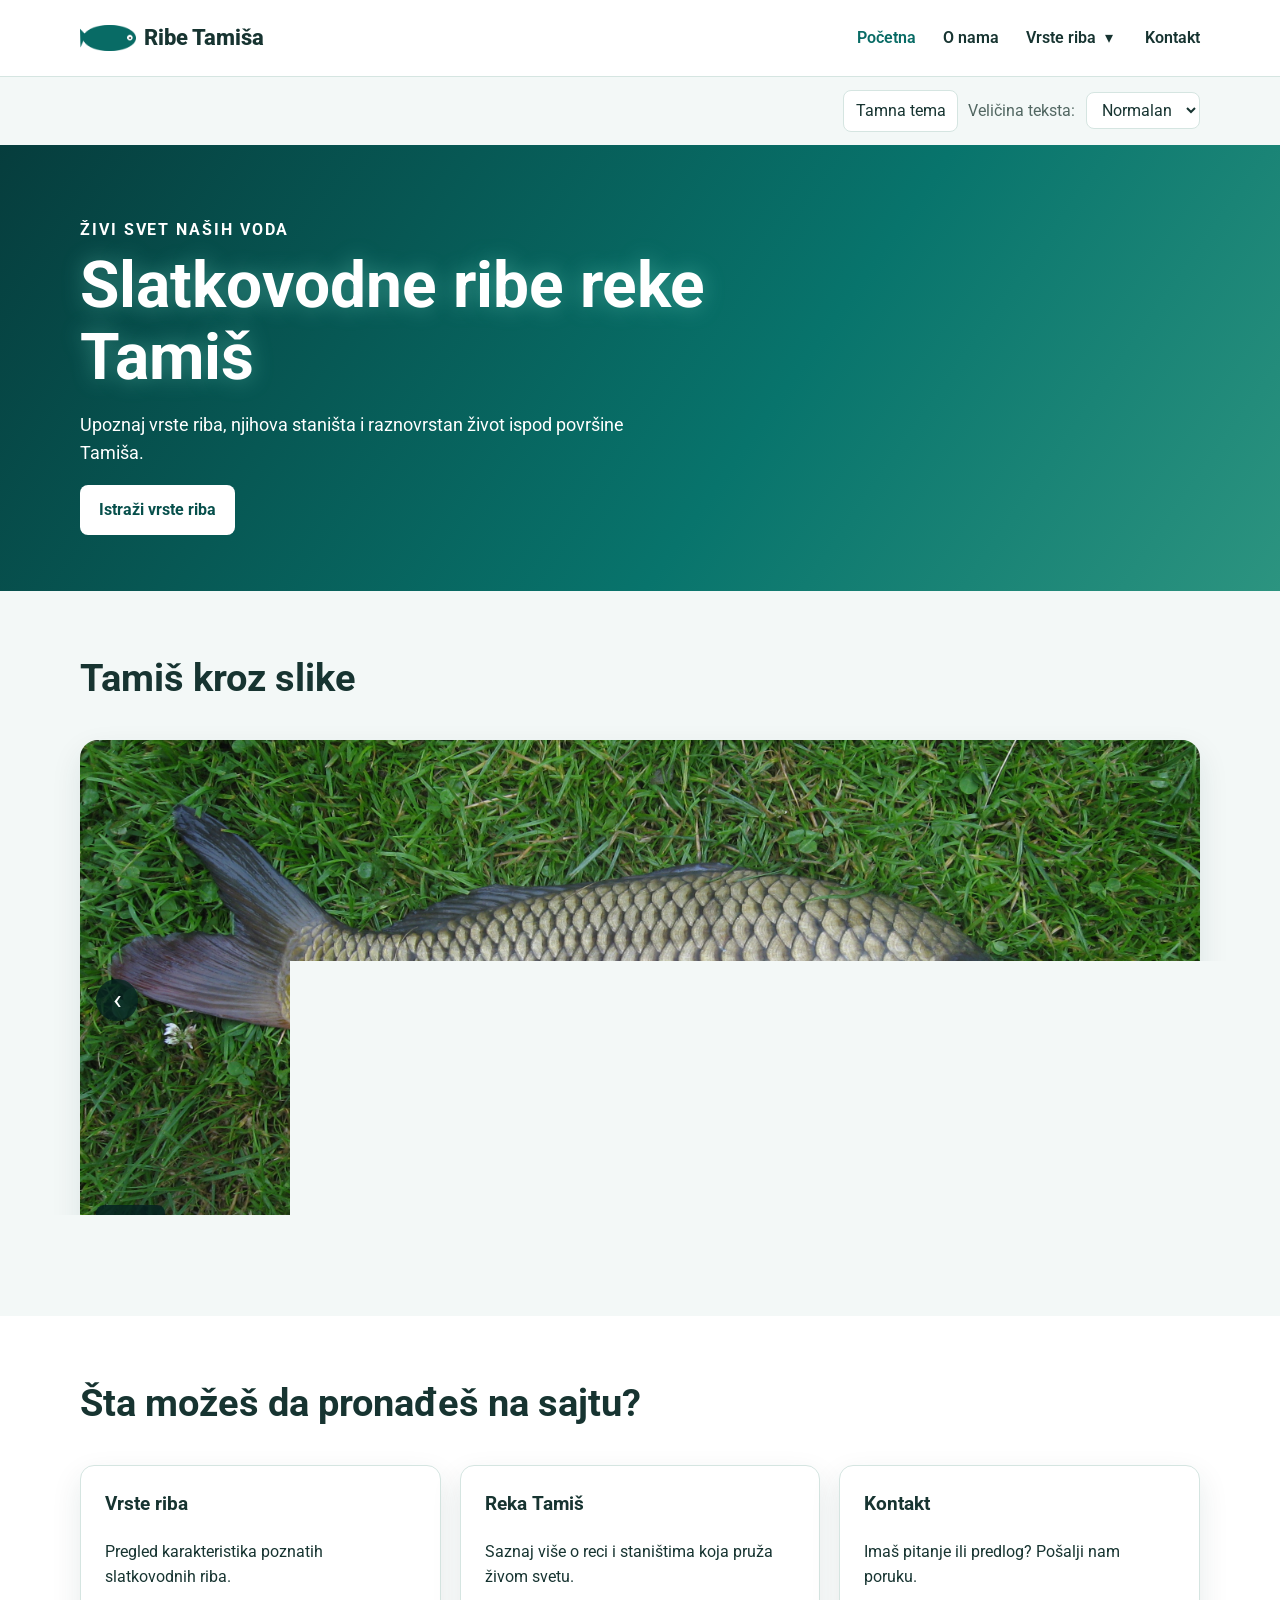
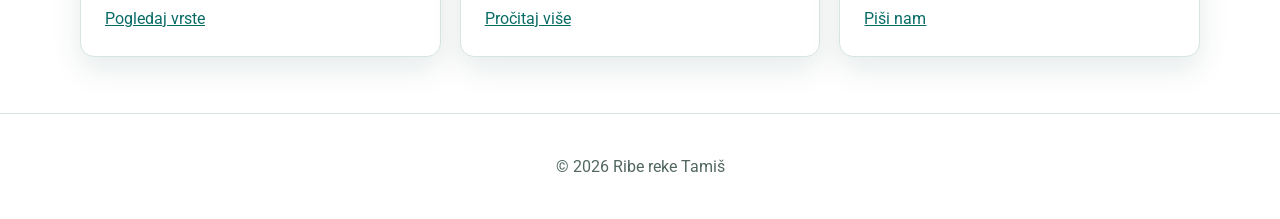
<file: index.html>
<!DOCTYPE html>
<html lang="sr">
<head>
    <meta charset="UTF-8">
    <meta name="viewport" content="width=device-width, initial-scale=1.0">
    <meta name="keywords" content="reka Tamiš, slatkovodne ribe, ribe Tamiša, šaran, som, štuka">
    <meta name="description" content="Upoznajte slatkovodne ribe reke Tamiš, njihova staništa i zanimljivosti o životu u reci.">
    <title>Početna | Ribe reke Tamiš</title>
    <link rel="stylesheet" href="css/stilovi.css">
    <script src="js/main.js" defer></script>
    <script src="js/pristupacnost.js" defer></script>
</head>
<body>
    <header class="zaglavlje">
        <div class="zaglavlje-sadrzaj">
            <a class="logo" href="index.html">
    <img src="slike/logo-ribe.png" alt="">
    <span>Ribe Tamiša</span>
</a>

            <button class="dugme-meni" type="button"
                    aria-label="Otvori meni" aria-expanded="false"
                    aria-controls="glavni-meni">
                ☰
            </button>

            <nav id="glavni-meni" class="glavni-meni" aria-label="Glavna navigacija">
                <a href="index.html" aria-current="page">Početna</a>
                <a href="o-nama.html">O nama</a>

                <div class="padajuci-meni">
                    <a href="vrste-riba.html">Vrste riba</a>
                    <button class="dugme-podmeni" type="button"
                            aria-label="Prikaži grupe riba" aria-expanded="false">▾</button>
                    <div class="podmeni">
                        <a href="vrste-riba.html#grabljivice">Grabljivice</a>
                        <a href="vrste-riba.html#mirne-ribe">Mirne ribe</a>
                    </div>
                </div>

                <a href="kontakt.html">Kontakt</a>
            </nav>
        </div>
    </header>

    <div class="podesavanja" aria-label="Podešavanja prikaza">
        <button id="promeni-temu" type="button">Tamna tema</button>

        <label for="velicina-fonta">Veličina teksta:</label>
        <select id="velicina-fonta">
            <option value="manji">Manji</option>
            <option value="normalan">Normalan</option>
            <option value="veci">Veći</option>
        </select>
    </div>

    <main>
        <section class="hero">
            <div class="hero-tekst">
                <p class="nadnaslov">Živi svet naših voda</p>
                <h1>Slatkovodne ribe reke Tamiš</h1>
                <p>Upoznaj vrste riba, njihova staništa i raznovrstan život ispod površine Tamiša.</p>
                <a class="dugme" href="vrste-riba.html">Istraži vrste riba</a>
            </div>
        </section>

        <section class="sekcija" aria-labelledby="naslov-slajdera">
            <div class="kontejner">
                <h2 id="naslov-slajdera">Tamiš kroz slike</h2>

                <div class="slajder" aria-label="Slajder slika riba">
                    <figure class="slajd aktivan">
                        <img src="slike/saran.jpeg" alt="Šaran u slatkovodnom staništu">
                        <figcaption>Šaran</figcaption>
                    </figure>

                    <figure class="slajd">
                        <img src="slike/som.jpg" alt="Som, velika slatkovodna riba">
                        <figcaption>Som</figcaption>
                    </figure>

                    <figure class="slajd">
                        <img src="slike/stuka.jpg" alt="Štuka u vodi">
                        <figcaption>Štuka</figcaption>
                    </figure>

                    <figure class="slajd">
                        <img src="slike/smudj.jpg" alt="Štuka u vodi">
                        <figcaption>Smudj</figcaption>
                    </figure>

                    <figure class="slajd">
                        <img src="slike/deverika.jpg" alt="Štuka u vodi">
                        <figcaption>Deverika</figcaption>
                    </figure>

                    <button class="slajder-prethodni" type="button" aria-label="Prethodna slika">‹</button>
                    <button class="slajder-sledeci" type="button" aria-label="Sledeća slika">›</button>
                </div>
            </div>
        </section>

        <section class="sekcija sekcija-istaknuta" aria-labelledby="naslov-vrsta">
            <div class="kontejner">
                <h2 id="naslov-vrsta">Šta možeš da pronađeš na sajtu?</h2>

                <div class="kartice">
                    <article class="kartica">
                        <h3>Vrste riba</h3>
                        <p>Pregled karakteristika poznatih slatkovodnih riba.</p>
                        <a href="vrste-riba.html">Pogledaj vrste</a>
                    </article>

                    <article class="kartica">
                        <h3>Reka Tamiš</h3>
                        <p>Saznaj više o reci i staništima koja pruža živom svetu.</p>
                        <a href="o-nama.html">Pročitaj više</a>
                    </article>

                    <article class="kartica">
                        <h3>Kontakt</h3>
                        <p>Imaš pitanje ili predlog? Pošalji nam poruku.</p>
                        <a href="kontakt.html">Piši nam</a>
                    </article>
                </div>
            </div>
        </section>
    </main>

    <footer class="podnozje">
        <div class="kontejner">
            <p>© <span id="godina"></span> Ribe reke Tamiš</p>
        </div>
    </footer>
</body>
</html>
</file>
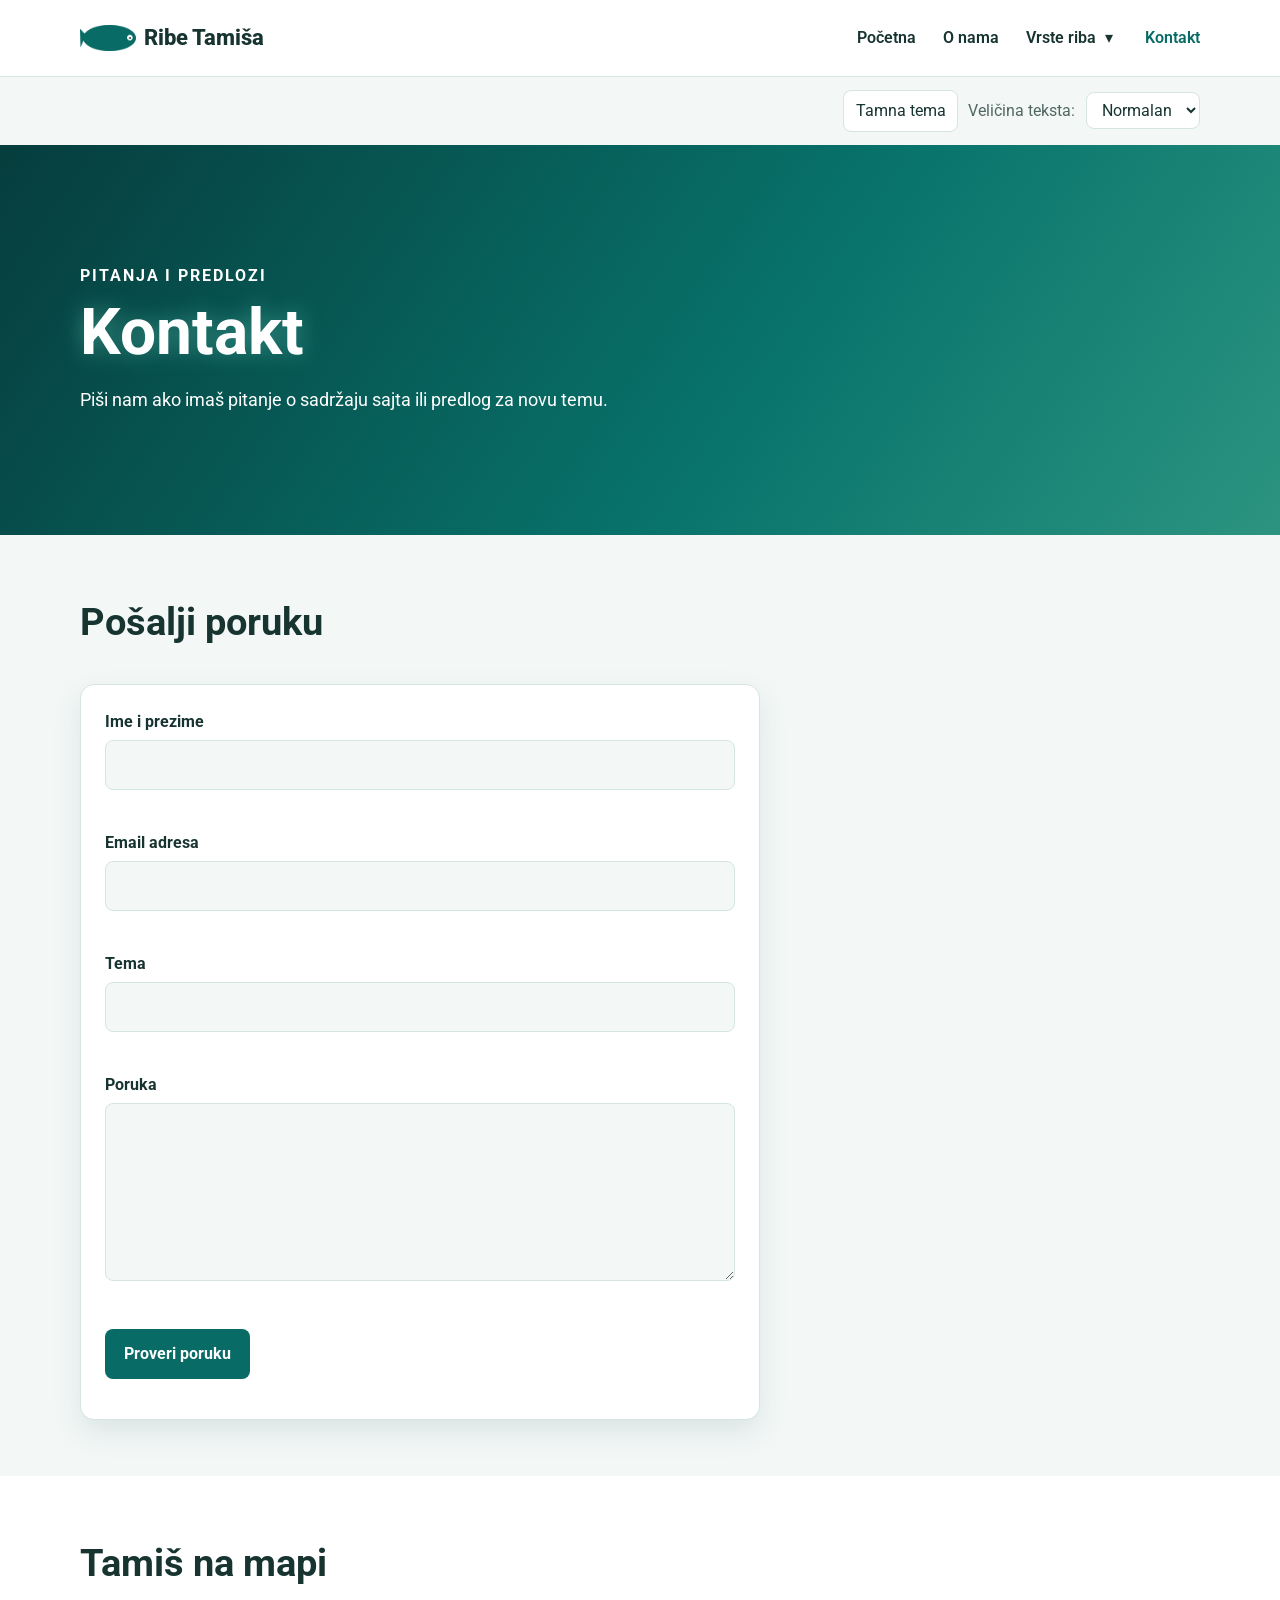
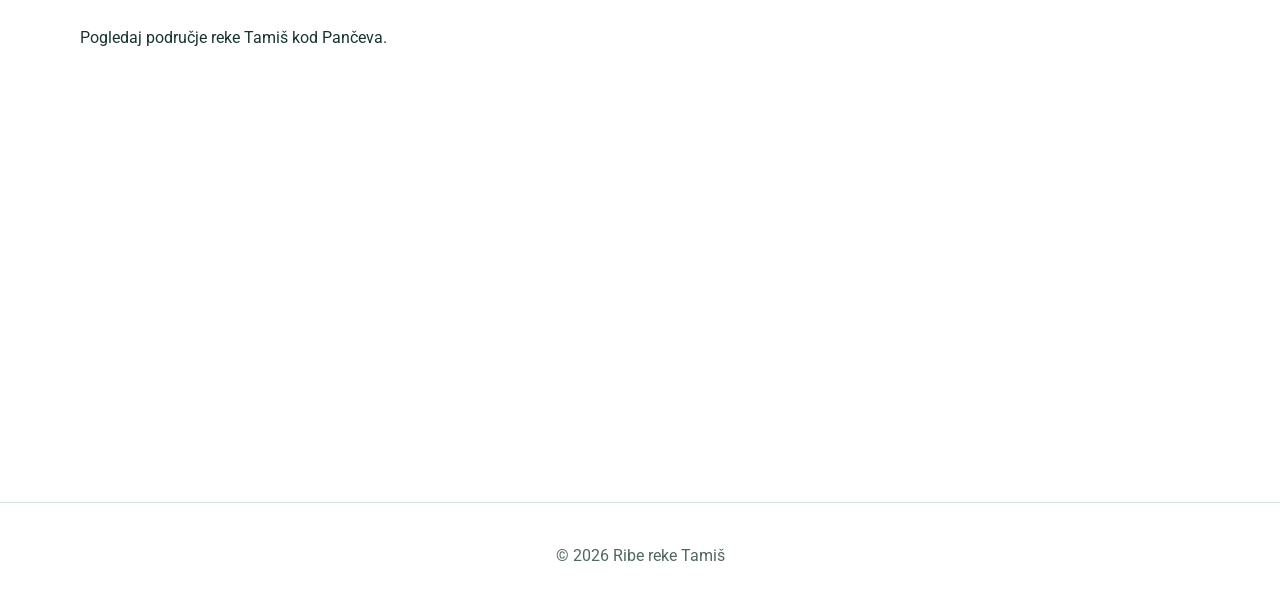
<file: kontakt.html>
<!DOCTYPE html>
<html lang="sr">
<head>
    <meta charset="UTF-8">
    <meta name="viewport" content="width=device-width, initial-scale=1.0">
    <meta name="keywords" content="Ribe Tamiša kontakt, reka Tamiš, slatkovodne ribe">
    <meta name="description" content="Kontaktirajte nas pitanjima i predlozima o slatkovodnim ribama reke Tamiš.">
    <title>Kontakt | Ribe reke Tamiš</title>
    <link rel="stylesheet" href="css/stilovi.css">
    <script src="js/main.js" defer></script>
    <script src="js/pristupacnost.js" defer></script>
</head>
<body>
    <header class="zaglavlje">
        <div class="zaglavlje-sadrzaj">
            <a class="logo" href="index.html">
    <img src="slike/logo-ribe.png" alt="">
    <span>Ribe Tamiša</span>
</a>

            <button class="dugme-meni" type="button"
                    aria-label="Otvori meni" aria-expanded="false"
                    aria-controls="glavni-meni">☰</button>

            <nav id="glavni-meni" class="glavni-meni" aria-label="Glavna navigacija">
                <a href="index.html">Početna</a>
                <a href="o-nama.html">O nama</a>

                <div class="padajuci-meni">
                    <a href="vrste-riba.html">Vrste riba</a>
                    <button class="dugme-podmeni" type="button"
                            aria-label="Prikaži grupe riba" aria-expanded="false">▾</button>
                    <div class="podmeni">
                        <a href="vrste-riba.html#grabljivice">Grabljivice</a>
                        <a href="vrste-riba.html#mirne-ribe">Mirne ribe</a>
                    </div>
                </div>

                <a href="kontakt.html" aria-current="page">Kontakt</a>
            </nav>
        </div>
    </header>

    <div class="podesavanja" aria-label="Podešavanja prikaza">
        <button id="promeni-temu" type="button">Tamna tema</button>
        <label for="velicina-fonta">Veličina teksta:</label>
        <select id="velicina-fonta">
            <option value="manji">Manji</option>
            <option value="normalan">Normalan</option>
            <option value="veci">Veći</option>
        </select>
    </div>

    <main>
        <section class="hero">
            <div class="hero-tekst">
                <p class="nadnaslov">Pitanja i predlozi</p>
                <h1>Kontakt</h1>
                <p>Piši nam ako imaš pitanje o sadržaju sajta ili predlog za novu temu.</p>
            </div>
        </section>

        <section class="sekcija" aria-labelledby="naslov-forme">
            <div class="kontejner">
                <h2 id="naslov-forme">Pošalji poruku</h2>

                <form id="kontakt-forma">
                    <div class="polje-forme">
                        <label for="ime">Ime i prezime</label>
                        <input id="ime" name="ime" type="text"
                               required minlength="2" maxlength="80"
                               autocomplete="name">
                        <small class="greska" id="greska-ime"></small>
                    </div>

                    <div class="polje-forme">
                        <label for="email">Email adresa</label>
                        <input id="email" name="email" type="email"
                               required autocomplete="email">
                        <small class="greska" id="greska-email"></small>
                    </div>

                    <div class="polje-forme">
                        <label for="tema">Tema</label>
                        <input id="tema" name="tema" type="text"
                               required minlength="3" maxlength="100">
                        <small class="greska" id="greska-tema"></small>
                    </div>

                    <div class="polje-forme">
                        <label for="poruka">Poruka</label>
                        <textarea id="poruka" name="poruka" rows="6"
                                  required minlength="10" maxlength="1000"></textarea>
                        <small class="greska" id="greska-poruka"></small>
                    </div>

                    <button class="dugme-forme" type="submit">Proveri poruku</button>
                    <p id="status-forme" role="status" aria-live="polite"></p>
                </form>
            </div>
        </section>

        <section class="sekcija sekcija-istaknuta" aria-labelledby="naslov-mape">
            <div class="kontejner">
                <h2 id="naslov-mape">Tamiš na mapi</h2>
                <p>Pogledaj područje reke Tamiš kod Pančeva.</p>

                <iframe
                    class="mapa"
                    title="Google mapa reke Tamiš kod Pančeva"
                    src="https://www.google.com/maps?q=reka%20Tami%C5%A1%20Pan%C4%8Devo&output=embed"
                    loading="lazy"
                    referrerpolicy="no-referrer-when-downgrade"
                    allowfullscreen>
                </iframe>
            </div>
        </section>
    </main>

    <footer class="podnozje">
        <div class="kontejner">
            <p>© <span id="godina"></span> Ribe reke Tamiš</p>
        </div>
    </footer>
</body>
</html>
</file>
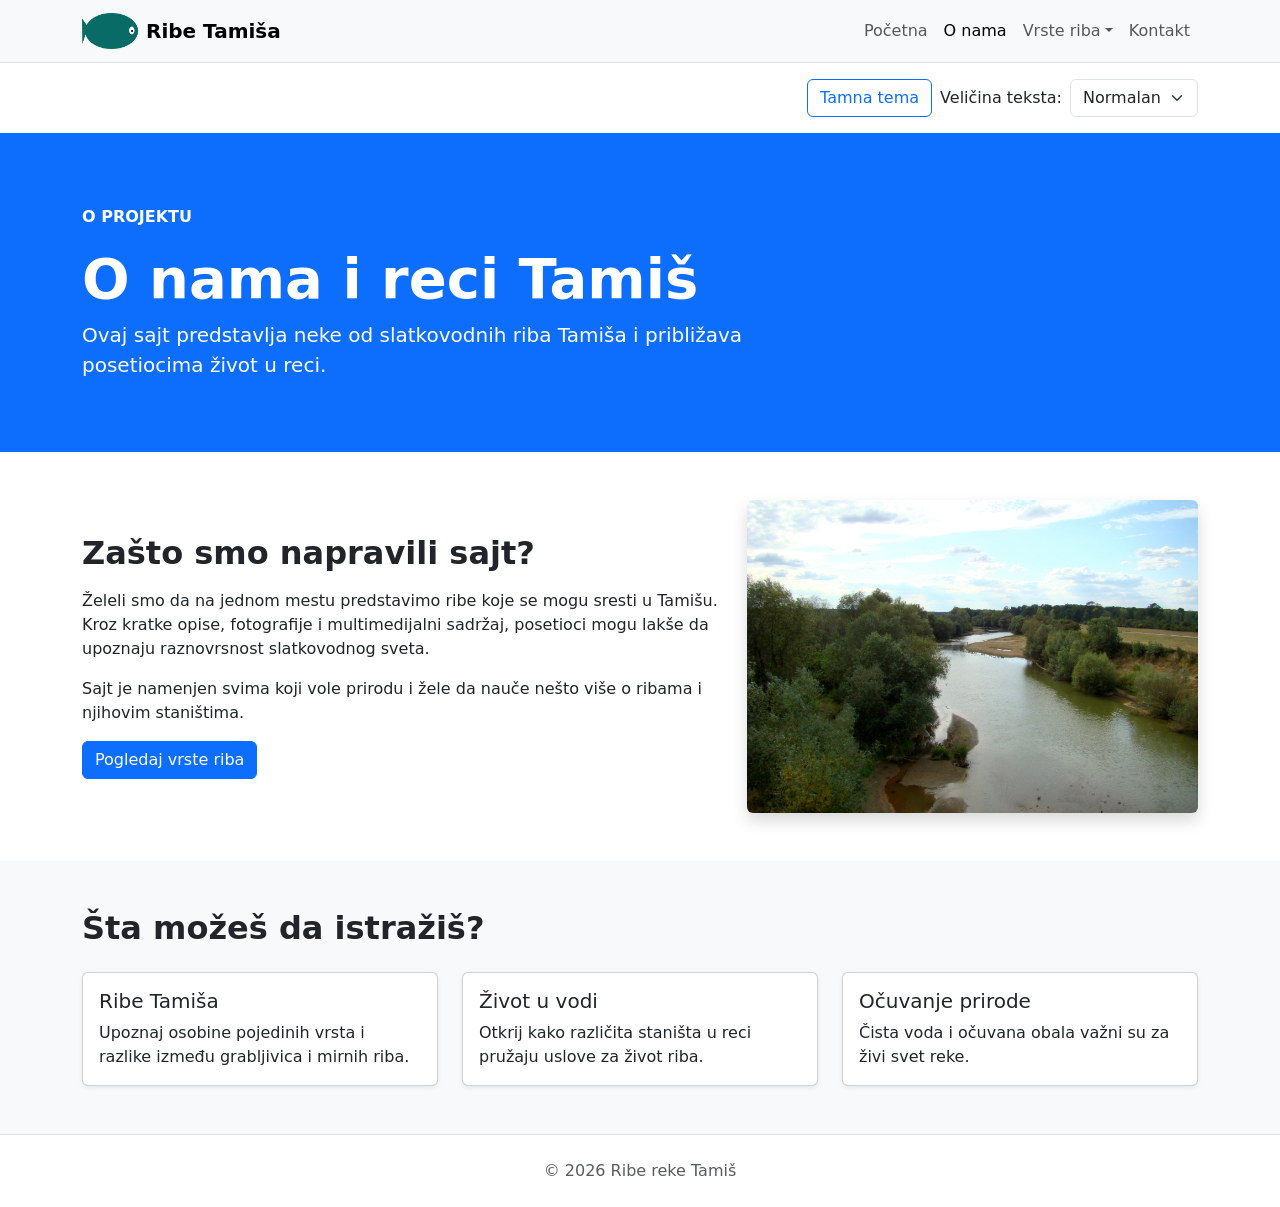
<file: o-nama.html>
<!DOCTYPE html>
<html lang="sr">
<head>
    <meta charset="UTF-8">
    <meta name="viewport" content="width=device-width, initial-scale=1.0">
    <meta name="keywords" content="reka Tamiš, ribe Tamiša, slatkovodni ekosistem, očuvanje prirode">
    <meta name="description" content="Saznajte više o sajtu posvećenom slatkovodnim ribama reke Tamiš i značaju očuvanja njihovih staništa.">
    <title>O nama | Ribe reke Tamiš</title>
    <link rel="stylesheet" href="bootstrap/bootstrap.min.css">
    <script src="bootstrap/bootstrap.bundle.min.js" defer></script>
    <script src="js/main.js" defer></script>
    <script src="js/pristupacnost.js" defer></script>
</head>
<body>
    <header>
        <nav class="navbar navbar-expand-lg bg-body-tertiary border-bottom">
            <div class="container">
<a class="navbar-brand fw-bold d-inline-flex align-items-center gap-2"
   href="index.html">
    <img src="slike/logo-ribe.png" width="56" height="36" alt="">
    <span>Ribe Tamiša</span>
</a>
                <button class="navbar-toggler" type="button"
                        data-bs-toggle="collapse" data-bs-target="#bootstrapMeni"
                        aria-controls="bootstrapMeni" aria-expanded="false"
                        aria-label="Otvori meni">
                    <span class="navbar-toggler-icon"></span>
                </button>

                <div class="collapse navbar-collapse" id="bootstrapMeni">
                    <ul class="navbar-nav ms-auto">
                        <li class="nav-item">
                            <a class="nav-link" href="index.html">Početna</a>
                        </li>
                        <li class="nav-item">
                            <a class="nav-link active" aria-current="page"
                               href="o-nama.html">O nama</a>
                        </li>
                        <li class="nav-item dropdown">
                            <a class="nav-link dropdown-toggle" href="vrste-riba.html"
                               role="button" data-bs-toggle="dropdown"
                               aria-expanded="false">Vrste riba</a>
                            <ul class="dropdown-menu">
                                <li>
                                    <a class="dropdown-item" href="vrste-riba.html">
                                        Sve vrste
                                    </a>
                                </li>
                                <li>
                                    <a class="dropdown-item" href="vrste-riba.html#grabljivice">
                                        Grabljivice
                                    </a>
                                </li>
                                <li>
                                    <a class="dropdown-item" href="vrste-riba.html#mirne-ribe">
                                        Mirne ribe
                                    </a>
                                </li>
                            </ul>
                        </li>
                        <li class="nav-item">
                            <a class="nav-link" href="kontakt.html">Kontakt</a>
                        </li>
                    </ul>
                </div>
            </div>
        </nav>
    </header>

    <div class="container py-3">
        <div class="d-flex flex-wrap justify-content-end align-items-center gap-2">
            <button id="promeni-temu" type="button" class="btn btn-outline-primary">
                Tamna tema
            </button>

            <label for="velicina-fonta" class="form-label mb-0">
                Veličina teksta:
            </label>
            <select id="velicina-fonta" class="form-select w-auto">
                <option value="manji">Manji</option>
                <option value="normalan">Normalan</option>
                <option value="veci">Veći</option>
            </select>
        </div>
    </div>

    <main>
        <section class="bg-primary text-white py-5">
            <div class="container py-4">
                <p class="text-uppercase fw-semibold">O projektu</p>
                <h1 class="display-4 fw-bold">O nama i reci Tamiš</h1>
                <p class="lead col-lg-8 mb-0">
                    Ovaj sajt predstavlja neke od slatkovodnih riba Tamiša
                    i približava posetiocima život u reci.
                </p>
            </div>
        </section>

        <section class="container py-5">
            <div class="row g-4 align-items-center">
                <div class="col-lg-7">
                    <h2 class="fw-bold mb-3">Zašto smo napravili sajt?</h2>
                    <p>
                        Želeli smo da na jednom mestu predstavimo ribe koje
                        se mogu sresti u Tamišu. Kroz kratke opise, fotografije
                        i multimedijalni sadržaj, posetioci mogu lakše da
                        upoznaju raznovrsnost slatkovodnog sveta.
                    </p>
                    <p>
                        Sajt je namenjen svima koji vole prirodu i žele da
                        nauče nešto više o ribama i njihovim staništima.
                    </p>
                    <a class="btn btn-primary" href="vrste-riba.html">
                        Pogledaj vrste riba
                    </a>
                </div>

                <div class="col-lg-5">
                    <img src="slike/tamis.jpg"
                         class="img-fluid rounded shadow"
                         alt="Pogled na reku Tamiš"
                         loading="lazy">
                </div>
            </div>
        </section>

        <section class="bg-body-tertiary py-5">
            <div class="container">
                <h2 class="fw-bold mb-4">Šta možeš da istražiš?</h2>

                <div class="row row-cols-1 row-cols-md-2 row-cols-lg-3 g-4">
                    <div class="col">
                        <article class="card h-100 shadow-sm">
                            <div class="card-body">
                                <h3 class="card-title h5">Ribe Tamiša</h3>
                                <p class="card-text">
                                    Upoznaj osobine pojedinih vrsta i razlike
                                    između grabljivica i mirnih riba.
                                </p>
                            </div>
                        </article>
                    </div>

                    <div class="col">
                        <article class="card h-100 shadow-sm">
                            <div class="card-body">
                                <h3 class="card-title h5">Život u vodi</h3>
                                <p class="card-text">
                                    Otkrij kako različita staništa u reci
                                    pružaju uslove za život riba.
                                </p>
                            </div>
                        </article>
                    </div>

                    <div class="col">
                        <article class="card h-100 shadow-sm">
                            <div class="card-body">
                                <h3 class="card-title h5">Očuvanje prirode</h3>
                                <p class="card-text">
                                    Čista voda i očuvana obala važni su
                                    za živi svet reke.
                                </p>
                            </div>
                        </article>
                    </div>
                </div>
            </div>
        </section>
    </main>

    <footer class="border-top bg-body py-4">
        <div class="container text-center text-body-secondary">
            <p class="mb-0">© <span id="godina"></span> Ribe reke Tamiš</p>
        </div>
    </footer>
</body>
</html>
</file>
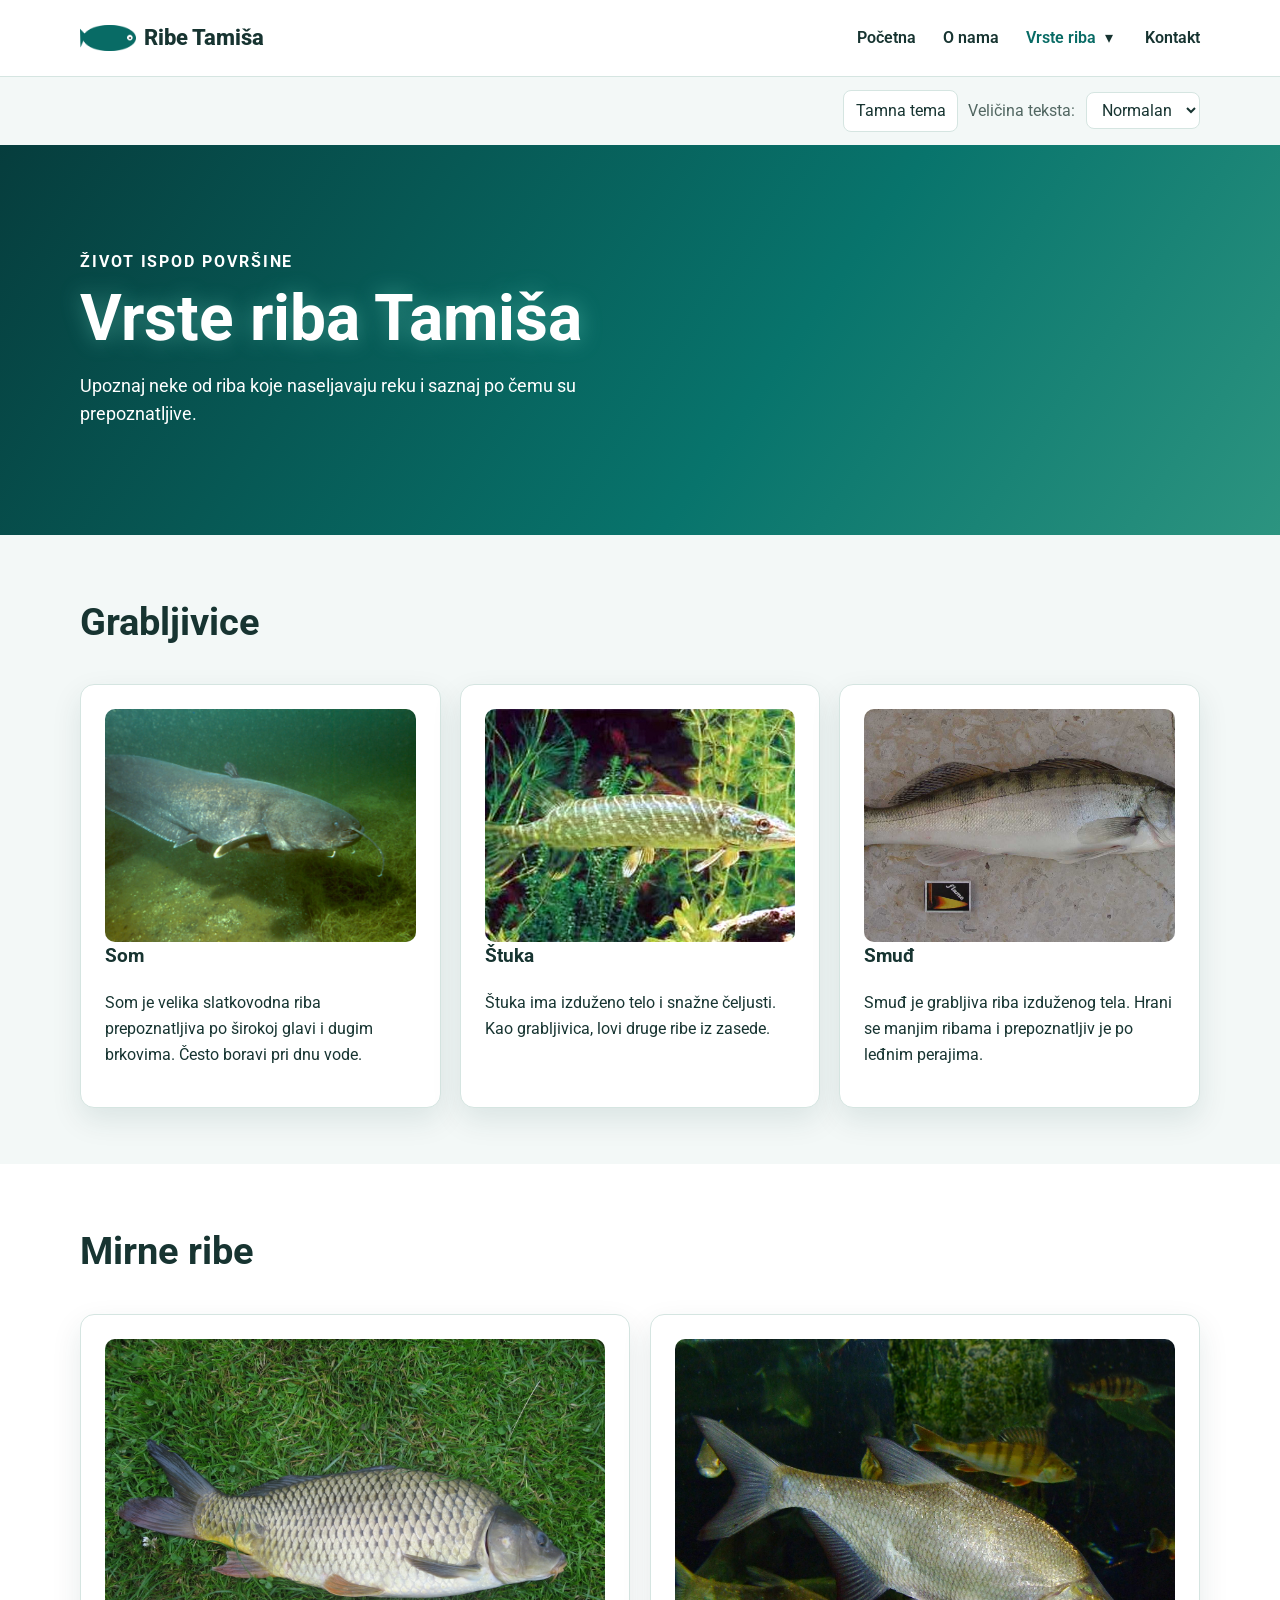
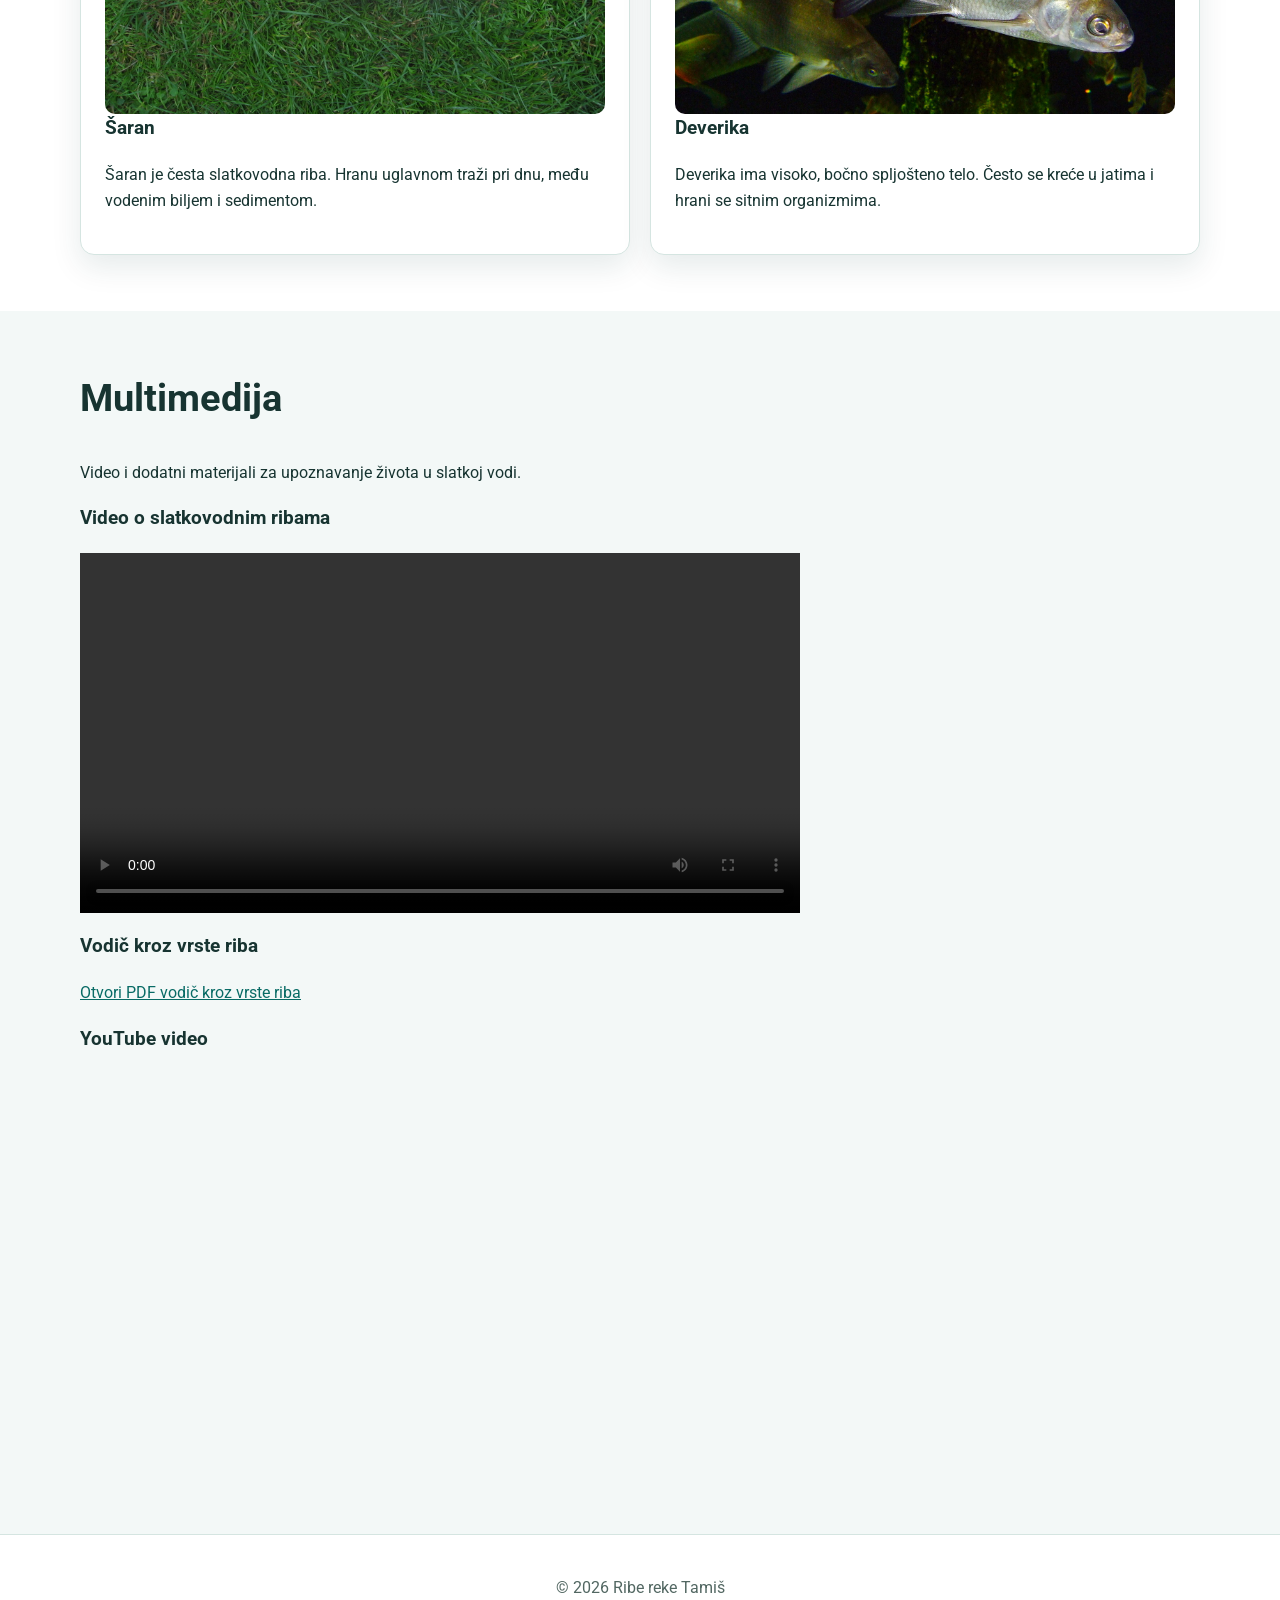
<file: vrste-riba.html>
<!DOCTYPE html>
<html lang="sr">
<head>
    <meta charset="UTF-8">
    <meta name="viewport" content="width=device-width, initial-scale=1.0">
    <meta name="keywords" content="vrste riba Tamiša, šaran, som, štuka, smuđ, deverika, slatkovodne ribe">
    <meta name="description" content="Upoznajte slatkovodne ribe koje žive u Tamišu: šarana, soma, štuku, smuđa i deveriku.">
    <title>Vrste riba | Ribe reke Tamiš</title>
    <link rel="stylesheet" href="css/stilovi.css">
    <script src="js/main.js" defer></script>
    <script src="js/pristupacnost.js" defer></script>
</head>
<body>
    <header class="zaglavlje">
        <div class="zaglavlje-sadrzaj">
            <a class="logo" href="index.html">
    <img src="slike/logo-ribe.png" alt="">
    <span>Ribe Tamiša</span>
</a>

            <button class="dugme-meni" type="button"
                    aria-label="Otvori meni" aria-expanded="false"
                    aria-controls="glavni-meni">☰</button>

            <nav id="glavni-meni" class="glavni-meni" aria-label="Glavna navigacija">
                <a href="index.html">Početna</a>
                <a href="o-nama.html">O nama</a>

                <div class="padajuci-meni">
                    <a href="vrste-riba.html" aria-current="page">Vrste riba</a>
                    <button class="dugme-podmeni" type="button"
                            aria-label="Prikaži grupe riba" aria-expanded="false">▾</button>
                    <div class="podmeni">
                        <a href="vrste-riba.html#grabljivice">Grabljivice</a>
                        <a href="vrste-riba.html#mirne-ribe">Mirne ribe</a>
                    </div>
                </div>

                <a href="kontakt.html">Kontakt</a>
            </nav>
        </div>
    </header>

    <div class="podesavanja" aria-label="Podešavanja prikaza">
        <button id="promeni-temu" type="button">Tamna tema</button>
        <label for="velicina-fonta">Veličina teksta:</label>
        <select id="velicina-fonta">
            <option value="manji">Manji</option>
            <option value="normalan">Normalan</option>
            <option value="veci">Veći</option>
        </select>
    </div>

    <main>
        <section class="hero">
            <div class="hero-tekst">
                <p class="nadnaslov">Život ispod površine</p>
                <h1>Vrste riba Tamiša</h1>
                <p>Upoznaj neke od riba koje naseljavaju reku i saznaj po čemu su prepoznatljive.</p>
            </div>
        </section>

        <section class="sekcija" id="grabljivice" aria-labelledby="naslov-grabljivice">
            <div class="kontejner">
                <h2 id="naslov-grabljivice">Grabljivice</h2>

                <div class="kartice">
                    <article class="kartica">
                        <img src="slike/som.jpg" alt="Som u slatkoj vodi" loading="lazy">
                        <h3>Som</h3>
                        <p>Som je velika slatkovodna riba prepoznatljiva po širokoj glavi i dugim brkovima. Često boravi pri dnu vode.</p>
                    </article>

                    <article class="kartica">
                        <img src="slike/stuka.jpg" alt="Štuka izduženog tela" loading="lazy">
                        <h3>Štuka</h3>
                        <p>Štuka ima izduženo telo i snažne čeljusti. Kao grabljivica, lovi druge ribe iz zasede.</p>
                    </article>

                    <article class="kartica">
                        <img src="slike/smudj.jpg" alt="Smuđ u slatkovodnom staništu" loading="lazy">
                        <h3>Smuđ</h3>
                        <p>Smuđ je grabljiva riba izduženog tela. Hrani se manjim ribama i prepoznatljiv je po leđnim perajima.</p>
                    </article>
                </div>
            </div>
        </section>

        <section class="sekcija sekcija-istaknuta" id="mirne-ribe"
                 aria-labelledby="naslov-mirne-ribe">
            <div class="kontejner">
                <h2 id="naslov-mirne-ribe">Mirne ribe</h2>

                <div class="kartice">
                    <article class="kartica">
                        <img src="slike/saran.jpeg" alt="Šaran u slatkoj vodi" loading="lazy">
                        <h3>Šaran</h3>
                        <p>Šaran je česta slatkovodna riba. Hranu uglavnom traži pri dnu, među vodenim biljem i sedimentom.</p>
                    </article>

                    <article class="kartica">
                        <img src="slike/deverika.jpg" alt="Deverika spljoštenog tela" loading="lazy">
                        <h3>Deverika</h3>
                        <p>Deverika ima visoko, bočno spljošteno telo. Često se kreće u jatima i hrani se sitnim organizmima.</p>
                    </article>
                </div>
            </div>
        </section>

        <section class="sekcija" aria-labelledby="naslov-multimedija">
            <div class="kontejner">
                <h2 id="naslov-multimedija">Multimedija</h2>
                <p>Video i dodatni materijali za upoznavanje života u slatkoj vodi.</p>

                <h3>Video o slatkovodnim ribama</h3>
                <video controls preload="metadata" width="720">
                    <source src="video/ribe-tamisa.mp4" type="video/mp4">
                    Tvoj pregledač ne podržava prikaz videa.
                </video>

                <h3>Vodič kroz vrste riba</h3>
                <p>
                    <a href="dokumenti/vodic-kroz-ribe.pdf" target="_blank"
                       rel="noopener noreferrer">
                        Otvori PDF vodič kroz vrste riba
                    </a>
                </p>

                <h3>YouTube video</h3>
                <iframe
                    class="youtube-video"
                    src="https://www.youtube.com/embed/m7qCZryL3Bk"
                    title="YouTube video o slatkovodnim ribama"
                    loading="lazy"
                    allow="accelerometer; autoplay; clipboard-write; encrypted-media; gyroscope; picture-in-picture; web-share"
                    referrerpolicy="strict-origin-when-cross-origin"
                    allowfullscreen>
                </iframe>
            </div>
        </section>
    </main>

    <footer class="podnozje">
        <div class="kontejner">
            <p>© <span id="godina"></span> Ribe reke Tamiš</p>
        </div>
    </footer>
</body>
</html>
</file>
<file: css/stilovi.css>
@font-face {
    font-family: "TamisFont";
    src: url("../fontovi/Roboto-Variable.ttf") format("truetype");
    font-display: swap;
}

:root {
    --pozadina: #f3f8f7;
    --povrsina: #ffffff;
    --tekst: #173431;
    --sporedni-tekst: #526762;
    --glavna: #086b65;
    --glavna-tamna: #064f4b;
    --ivica: #d5e5e1;
    --senka: 0 12px 30px rgba(12, 61, 57, 0.10);
    font-size: 100%;
}

html {
    scroll-behavior: smooth;
}

* {
    box-sizing: border-box;
}

body {
    margin: 0;
    background: var(--pozadina);
    color: var(--tekst);
    font-family: "TamisFont", Arial, sans-serif;
    line-height: 1.6;
}

body.tamna-tema {
    --pozadina: #102321;
    --povrsina: #19332f;
    --tekst: #edf7f4;
    --sporedni-tekst: #bed0ca;
    --glavna: #63d2c3;
    --glavna-tamna: #a1eee2;
    --ivica: #35534d;
    --senka: 0 12px 30px rgba(0, 0, 0, 0.25);
}

html.font-manji {
    font-size: 87.5%;
}

html.font-veci {
    font-size: 112.5%;
}

a {
    color: var(--glavna);
}

button,
select,
input,
textarea {
    font: inherit;
}

button {
    cursor: pointer;
}

img,
video {
    display: block;
    max-width: 100%;
}

:focus-visible {
    outline: 3px solid #e5a12b;
    outline-offset: 3px;
}

.kontejner,
.zaglavlje-sadrzaj {
    width: min(1120px, calc(100% - 2rem));
    margin-inline: auto;
}

.zaglavlje {
    position: relative;
    z-index: 10;
    background: var(--povrsina);
    border-bottom: 1px solid var(--ivica);
}

.zaglavlje-sadrzaj {
    min-height: 76px;
    display: flex;
    align-items: center;
    justify-content: space-between;
    gap: 1.5rem;
}

.logo {
    color: var(--tekst);
    font-size: 1.4rem;
    font-weight: 800;
    text-decoration: none;
    white-space: nowrap;
}

.glavni-meni {
    display: flex;
    align-items: center;
    gap: 1.7rem;
}

.glavni-meni a {
    color: var(--tekst);
    text-decoration: none;
    font-weight: 600;
}

.glavni-meni a:hover,
.glavni-meni a[aria-current="page"] {
    color: var(--glavna);
}

.padajuci-meni {
    position: relative;
    display: flex;
    align-items: center;
    gap: 0.25rem;
}

.dugme-podmeni,
.dugme-meni {
    border: 0;
    background: transparent;
    color: var(--tekst);
}

.dugme-podmeni {
    padding: 0.3rem;
}

.podmeni {
    display: none;
    position: absolute;
    top: 100%;
    left: 0;
    min-width: 170px;
    padding: 0.5rem;
    background: var(--povrsina);
    border: 1px solid var(--ivica);
    border-radius: 10px;
    box-shadow: var(--senka);
}

.podmeni a {
    display: block;
    padding: 0.55rem 0.7rem;
}

.padajuci-meni:hover .podmeni,
.padajuci-meni:focus-within .podmeni,
.padajuci-meni.otvoren .podmeni {
    display: block;
}

.dugme-meni {
    display: none;
    font-size: 1.8rem;
}

.podesavanja {
    display: flex;
    align-items: center;
    justify-content: flex-end;
    flex-wrap: wrap;
    gap: 0.65rem;
    width: min(1120px, calc(100% - 2rem));
    margin: 0.8rem auto;
    color: var(--sporedni-tekst);
}

.podesavanja button,
.podesavanja select {
    padding: 0.45rem 0.7rem;
    border: 1px solid var(--ivica);
    border-radius: 8px;
    background: var(--povrsina);
    color: var(--tekst);
}

.hero {
    min-height: 390px;
    display: flex;
    align-items: center;
    background: linear-gradient(125deg, #063d3d, #08746c 60%, #2c9480);
    color: #ffffff;
}

.hero-tekst {
    width: min(1120px, calc(100% - 2rem));
    margin: 3.5rem auto;
    animation: pojavljivanje 0.8s ease-out both;
}

.nadnaslov {
    margin-bottom: 0.5rem;
    letter-spacing: 0.12em;
    text-transform: uppercase;
    font-weight: 700;
}

h1,
h2,
h3,
p {
    overflow-wrap: break-word;
}

.hero h1 {
    max-width: 750px;
    margin: 0;
    font-size: clamp(2.2rem, 5vw, 4.5rem);
    line-height: 1.12;
    text-shadow: 0 0 22px rgba(142, 255, 229, 0.35);
}

.hero p:not(.nadnaslov) {
    max-width: 600px;
    font-size: 1.1rem;
}

.dugme {
    display: inline-block;
    padding: 0.75rem 1.2rem;
    border-radius: 8px;
    background: #ffffff;
    color: #064f4b;
    font-weight: 700;
    text-decoration: none;
    transition: transform 0.25s, box-shadow 0.25s;
}

.dugme:hover {
    transform: translateY(-3px);
    box-shadow: 0 0 18px rgba(255, 255, 255, 0.35);
}

.sekcija {
    padding: 3.5rem 0;
}

.sekcija h2 {
    margin-top: 0;
    font-size: clamp(1.7rem, 3vw, 2.4rem);
}

.sekcija-istaknuta {
    background: var(--povrsina);
}

.slajder {
    position: relative;
    overflow: hidden;
    border-radius: 18px;
    background: var(--povrsina);
    box-shadow: var(--senka);
}

.slajd {
    display: none;
    margin: 0;
}

.slajd.aktivan {
    display: block;
    animation: pojavljivanje 0.6s ease;
}

.slajd img {
    width: 100%;
    height: clamp(250px, 45vw, 520px);
    object-fit: cover;
}

.slajd figcaption {
    position: absolute;
    bottom: 1rem;
    left: 1rem;
    padding: 0.4rem 0.8rem;
    border-radius: 8px;
    background: rgba(5, 35, 33, 0.85);
    color: #ffffff;
    font-weight: 700;
}

.slajder-prethodni,
.slajder-sledeci {
    position: absolute;
    top: 50%;
    transform: translateY(-50%);
    width: 42px;
    height: 42px;
    border: 0;
    border-radius: 50%;
    background: rgba(5, 35, 33, 0.8);
    color: #ffffff;
    font-size: 1.8rem;
    line-height: 1;
}

.slajder-prethodni {
    left: 1rem;
}

.slajder-sledeci {
    right: 1rem;
}

.kartice {
    display: flex;
    flex-wrap: wrap;
    gap: 1.2rem;
}

.kartica {
    flex: 1 1 260px;
    padding: 1.5rem;
    border: 1px solid var(--ivica);
    border-radius: 14px;
    background: var(--povrsina);
    box-shadow: var(--senka);
    transition: transform 0.25s, box-shadow 0.25s;
}

.kartica:hover {
    transform: translateY(-6px) scale(1.01);
    box-shadow: 0 18px 35px rgba(12, 61, 57, 0.18);
}

.kartica h3 {
    margin-top: 0;
}

.kartica img {
    width: 100%;
    aspect-ratio: 4 / 3;
    object-fit: cover;
    border-radius: 10px;
    transition: opacity 0.25s;
}

.kartica:hover img {
    opacity: 0.82;
}

.podnozje {
    padding: 1.5rem 0;
    border-top: 1px solid var(--ivica);
    background: var(--povrsina);
    color: var(--sporedni-tekst);
    text-align: center;
}

@keyframes pojavljivanje {
    from {
        opacity: 0;
        transform: translateY(18px);
    }

    to {
        opacity: 1;
        transform: translateY(0);
    }
}

@media (max-width: 800px) {
    .zaglavlje-sadrzaj {
        flex-wrap: wrap;
        padding-block: 0.8rem;
    }

    .dugme-meni {
        display: block;
    }

    .glavni-meni {
        display: none;
        flex: 1 0 100%;
        flex-direction: column;
        align-items: stretch;
        gap: 0;
        padding-bottom: 0.5rem;
    }

    .glavni-meni.otvoren {
        display: flex;
    }

    .glavni-meni > a,
    .padajuci-meni {
        padding: 0.6rem 0;
    }

    .padajuci-meni {
        flex-wrap: wrap;
    }

    .podmeni {
        position: static;
        flex: 1 0 100%;
        box-shadow: none;
    }
}

@media (max-width: 500px) {
    .hero {
        min-height: 330px;
    }

    .hero-tekst {
        margin-block: 2.5rem;
    }

    .sekcija {
        padding: 2.5rem 0;
    }

    .podesavanja {
        justify-content: flex-start;
    }
}

@media (prefers-reduced-motion: reduce) {
    *,
    *::before,
    *::after {
        scroll-behavior: auto !important;
        animation-duration: 0.01ms !important;
        transition-duration: 0.01ms !important;
    }
}

#kontakt-forma {
    max-width: 680px;
    padding: 1.5rem;
    border: 1px solid var(--ivica);
    border-radius: 14px;
    background: var(--povrsina);
    box-shadow: var(--senka);
}

.polje-forme {
    margin-bottom: 1.2rem;
}

.polje-forme label {
    display: block;
    margin-bottom: 0.35rem;
    font-weight: 700;
}

.polje-forme input,
.polje-forme textarea {
    width: 100%;
    padding: 0.7rem;
    border: 1px solid var(--ivica);
    border-radius: 8px;
    background: var(--pozadina);
    color: var(--tekst);
}

.polje-forme textarea {
    resize: vertical;
}

.polje-forme input[aria-invalid="true"],
.polje-forme textarea[aria-invalid="true"] {
    border: 2px solid #c53939;
}

.greska {
    display: block;
    min-height: 1.3rem;
    color: #c53939;
}

.tamna-tema .greska {
    color: #ff9a9a;
}

.dugme-forme {
    padding: 0.75rem 1.2rem;
    border: 0;
    border-radius: 8px;
    background: var(--glavna);
    color: var(--povrsina);
    font-weight: 700;
}

.dugme-forme:hover {
    opacity: 0.85;
}

#status-forme {
    font-weight: 700;
}

.mapa {
    display: block;
    width: 100%;
    height: 380px;
    border: 0;
    border-radius: 14px;
}

@media (max-width: 500px) {
    #kontakt-forma {
        padding: 1rem;
    }

    .mapa {
        height: 300px;
    }
}

.youtube-video {
    display: block;
    width: min(100%, 720px);
    aspect-ratio: 16 / 9;
    border: 0;
    border-radius: 14px;
}

.logo {
    display: inline-flex;
    align-items: center;
    gap: 0.5rem;
}

.logo img {
    width: 56px;
    height: 36px;
    object-fit: contain;
}
</file>
